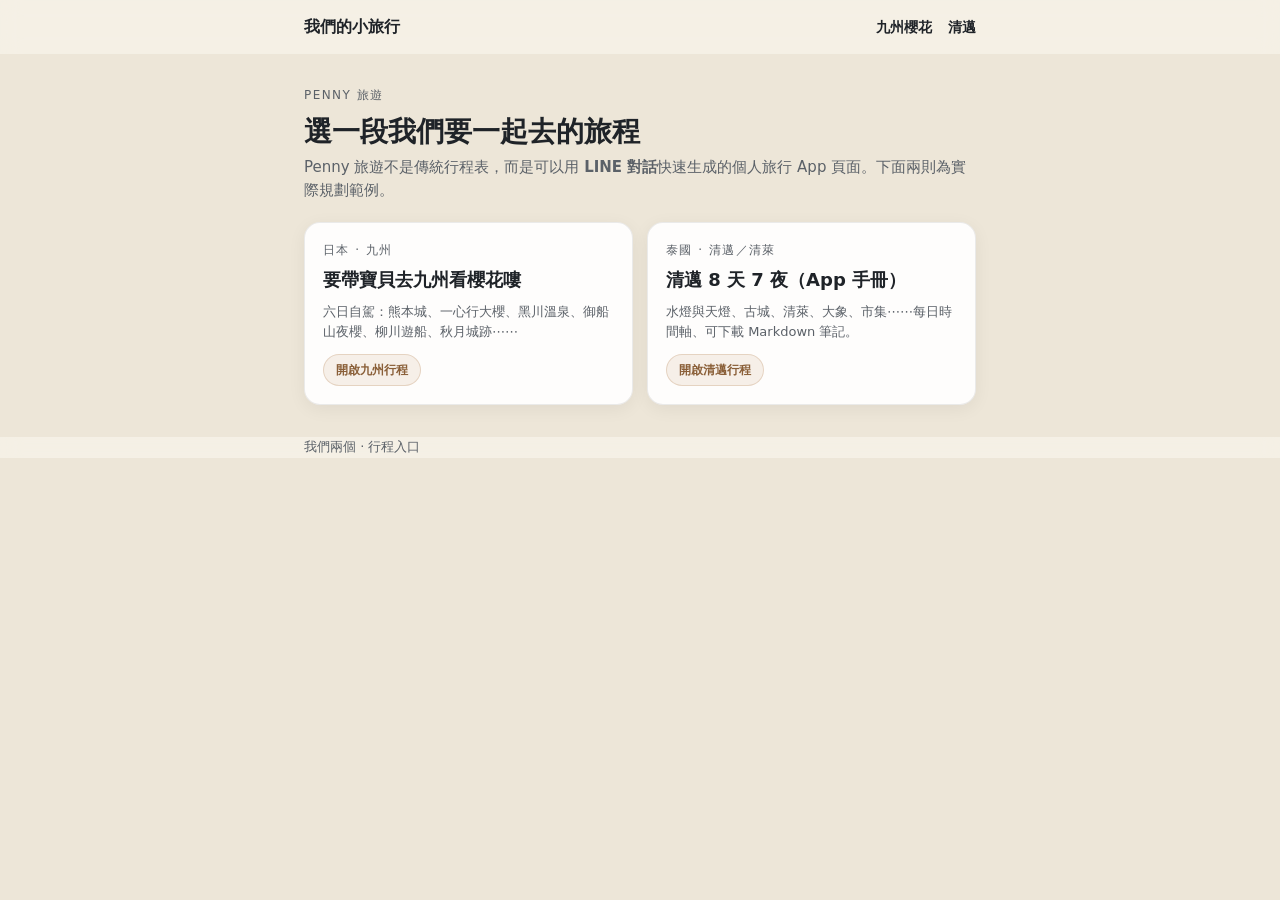
<file: index.html>
<!doctype html>
<html lang="zh-Hant">
<head>
  <meta charset="utf-8" />
  <meta name="viewport" content="width=device-width, initial-scale=1" />
  <title>我們的小旅行｜行程入口</title>
  <meta name="description" content="Penny 旅遊：用 LINE 對話整理成的個人旅行 App 頁面。九州櫻花、清邁水燈天燈行程。" />
  <meta name="robots" content="noindex,nofollow" />
  <link rel="stylesheet" href="assets/css/style.css" />
</head>
<body class="page-travel-hub">
  <header class="site-header">
    <div class="container">
      <nav class="nav" aria-label="主導覽">
        <a class="brand" href="index.html">
          <span>我們的小旅行</span>
        </a>
        <div class="menu">
          <a href="kyushu.html">九州櫻花</a>
          <a href="chiang-mai.html">清邁</a>
        </div>
      </nav>
    </div>
  </header>

  <main>
    <section class="section">
      <div class="container">
        <header style="margin-bottom:20px">
          <p class="kicker">Penny 旅遊</p>
          <h1 style="margin-bottom:8px">選一段我們要一起去的旅程</h1>
          <p class="article-lead" style="margin:0 0 12px; font-size:15px; line-height:1.55; color:var(--muted)">Penny 旅遊不是傳統行程表，而是可以用 <strong>LINE 對話</strong>快速生成的個人旅行 App 頁面。下面兩則為實際規劃範例。</p>
        </header>

        <div class="grid-2" style="gap:14px">
          <a class="card" href="kyushu.html" style="text-decoration:none; color:inherit; display:block">
            <p class="kicker" style="margin-bottom:6px">日本 · 九州</p>
            <h2 style="margin:0 0 8px; font-size:18px">要帶寶貝去九州看櫻花嘍</h2>
            <p class="small" style="margin:0 0 12px; line-height:1.55">六日自駕：熊本城、一心行大櫻、黑川溫泉、御船山夜櫻、柳川遊船、秋月城跡⋯⋯</p>
            <span class="card-link">開啟九州行程</span>
          </a>
          <a class="card" href="chiang-mai.html" style="text-decoration:none; color:inherit; display:block">
            <p class="kicker" style="margin-bottom:6px">泰國 · 清邁／清萊</p>
            <h2 style="margin:0 0 8px; font-size:18px">清邁 8 天 7 夜（App 手冊）</h2>
            <p class="small" style="margin:0 0 12px; line-height:1.55">水燈與天燈、古城、清萊、大象、市集⋯⋯每日時間軸、可下載 Markdown 筆記。</p>
            <span class="card-link">開啟清邁行程</span>
          </a>
        </div>
      </div>
    </section>
  </main>

  <footer class="site-footer">
    <div class="container">
      <p class="small" style="margin:0">我們兩個 · 行程入口</p>
    </div>
  </footer>
</body>
</html>
</file>
<file: assets/css/style.css>
:root{
   --bg:#f6f1e7; --surface:#fff; --text:#1f2328; --muted:#5b6168;
   --wood:#b8895b; --wood-dark:#8a5f38; --line:rgba(0,0,0,.08);
   --shadow:0 10px 30px rgba(0,0,0,.10); --r:18px; --r2:14px; --container:1120px;
   --focus: 0 0 0 3px rgba(184,137,91,.35);
 }
 *{box-sizing:border-box}
 html{scroll-behavior:smooth}
 body{margin:0;font-family:ui-sans-serif, system-ui, -apple-system, "Noto Sans TC", "PingFang TC", "Microsoft JhengHei", Arial;
   color:var(--text); background:var(--bg); line-height:1.6;}
 a{color:inherit}
 .container{width:min(100% - 32px, var(--container)); margin-inline:auto}
 .section{padding:56px 0}
 .section.tight{padding:36px 0}
 .kicker{letter-spacing:.12em;text-transform:uppercase;font-size:12px;color:var(--muted)}
 h1{font-size:clamp(28px,3.4vw,44px); line-height:1.1; margin:0 0 10px}
 h2{font-size:clamp(20px,2.2vw,28px); margin:0 0 10px}
 h3{font-size:18px; margin:0 0 8px}
 p{margin:0 0 12px}
 .small{font-size:13px;color:var(--muted)}
 .hr{height:1px;background:var(--line); margin:18px 0}
 .grid-2{display:grid; grid-template-columns:repeat(2,1fr); gap:16px}
 .grid-3{display:grid; grid-template-columns:repeat(3,1fr); gap:14px}
 @media(max-width:980px){.grid-2,.grid-3{grid-template-columns:1fr}}
 
 .card{background:rgba(255,255,255,.92); border:1px solid var(--line); border-radius:var(--r); box-shadow:var(--shadow); padding:18px}
 .card ul{margin:0; padding-left:18px}
 .card-links{display:flex; flex-wrap:wrap; gap:8px; margin-top:14px}
 .card-link{display:inline-block; padding:6px 12px; border-radius:999px; font-size:12px; font-weight:600; text-decoration:none; background:rgba(184,137,91,.12); border:1px solid rgba(184,137,91,.28); color:var(--wood-dark); transition:background .2s, border-color .2s}
 .card-link:hover{background:rgba(184,137,91,.22); border-color:var(--wood)}

 /* 行程地圖嵌入 */
 .map-embed-wrap{position:relative; width:100%; border-radius:var(--r); overflow:hidden; border:1px solid var(--line); margin:12px 0 16px; background:#e8e4dc}
 .map-embed-wrap::before{content:""; display:block; padding-top:56.25%}
 .map-embed{position:absolute; top:0; left:0; width:100%; height:100%; border:0; min-height:280px}
 .map-legend{list-style:none; margin:0; padding:0; display:flex; flex-wrap:wrap; gap:10px 20px; font-size:14px; color:var(--muted)}
 .map-legend li{margin:0}
 .map-legend a{color:var(--wood-dark); text-decoration:none}
 .map-legend a:hover{text-decoration:underline}
 /* 行程地圖 Leaflet（縮放至標記範圍、滑鼠移過顯示名稱） */
 .trip-map{width:100%; height:360px; min-height:280px; border-radius:var(--r); border:1px solid var(--line); margin:12px 0 16px; background:#e8e4dc; z-index:0; overflow:hidden}
 .trip-map .leaflet-container{height:100% !important; min-height:280px}
 .trip-map-tooltip{font-weight:600; font-size:13px}
 .badge{display:inline-flex; align-items:center; gap:8px; padding:8px 10px; border-radius:999px;
   background:rgba(184,137,91,.16); border:1px solid rgba(184,137,91,.25); color:var(--wood-dark); font-weight:700; font-size:12px}
 
 .btn{display:inline-flex; align-items:center; justify-content:center; gap:10px;
   padding:12px 16px; border-radius:999px; text-decoration:none; font-weight:700; border:1px solid transparent;
   transition:transform .15s ease, box-shadow .15s ease, background .15s ease, border-color .15s ease; will-change:transform}
 .btn:focus{outline:none; box-shadow:var(--focus)}
 .btn.primary{background:var(--wood); color:#1b1208; box-shadow:0 10px 26px rgba(184,137,91,.30)}
 .btn.primary:hover{background:#c79969; transform:translateY(-1px)}
 .btn.ghost{background:transparent; border-color:rgba(0,0,0,.14)}
 .btn.ghost:hover{background:rgba(0,0,0,.04); transform:translateY(-1px)}
 .actions{display:flex; gap:12px; flex-wrap:wrap; align-items:center}
 
 .gallery{display:grid; grid-template-columns:repeat(4,1fr); gap:10px}
 .gallery img{width:100%; height:220px; object-fit:cover; border-radius:var(--r2); border:1px solid var(--line); background:#eee}
 @media(max-width:980px){.gallery{grid-template-columns:repeat(2,1fr)}}
 @media(max-width:520px){
   .gallery{grid-template-columns:1fr; gap:0; margin-inline:calc(-50vw + 50%); width:100vw; max-width:100vw}
   .gallery img{height:50vh; min-height:220px; border-radius:0; border-left:none; border-right:none; filter:brightness(0.88)}
   .section:has(.gallery){overflow-x:clip}
 }
 
 /* Carousel：改為原生水平捲動 + scroll-snap，手機可直接滑動 */
 .gallery--carousel{display:block; position:relative}
 .gallery--carousel .carousel-viewport{overflow-x:auto; overflow-y:hidden; scroll-snap-type:x mandatory; -webkit-overflow-scrolling:touch; scroll-behavior:smooth; border-radius:var(--r2); border:1px solid var(--line); background:#eee}
 .gallery--carousel .carousel-viewport::-webkit-scrollbar{height:6px}
 .gallery--carousel .carousel-viewport::-webkit-scrollbar-thumb{background:rgba(184,137,91,.4); border-radius:3px}
 .gallery--carousel .carousel-track{display:flex; width:max-content; min-height:200px}
 .gallery--carousel .carousel-slide{flex:0 0 100%; min-width:0; scroll-snap-align:start; scroll-snap-stop:always}
 .gallery--carousel .carousel-slide img{width:100%; height:280px; object-fit:cover; display:block; border-radius:0; pointer-events:none; user-select:none}
 @media(min-width:521px){
   .gallery--carousel .carousel-slide{flex:0 0 50%}
   .gallery--carousel .carousel-slide img{height:260px}
 }
 @media(min-width:981px){
   .gallery--carousel .carousel-slide{flex:0 0 25%}
   .gallery--carousel .carousel-slide img{height:220px}
 }
 .gallery--carousel .carousel-nav{display:flex; align-items:center; justify-content:center; gap:12px; margin-top:12px; flex-wrap:wrap}
 .gallery--carousel .carousel-btn{width:44px; height:44px; border-radius:50%; border:1px solid var(--line); background:var(--surface); font-size:20px; line-height:1; cursor:pointer; display:flex; align-items:center; justify-content:center; transition:background .2s, border-color .2s}
 .gallery--carousel .carousel-btn:hover{background:rgba(184,137,91,.12); border-color:var(--wood)}
 .gallery--carousel .carousel-btn:focus{outline:none; box-shadow:var(--focus)}
 .gallery--carousel .carousel-dots{display:flex; gap:8px; align-items:center}
 .gallery--carousel .carousel-dot{width:10px; height:10px; border-radius:50%; border:1px solid var(--line); background:var(--surface); cursor:pointer; transition:background .2s, transform .2s}
 .gallery--carousel .carousel-dot:hover{background:rgba(184,137,91,.25)}
 .gallery--carousel .carousel-dot.active{background:var(--wood); border-color:var(--wood)}
 @media(max-width:768px){
   .gallery--carousel .carousel-btn{width:48px; height:48px; font-size:24px; background:rgba(255,255,255,.95); border-color:var(--wood); color:var(--wood-dark); box-shadow:0 2px 12px rgba(0,0,0,.12)}
   .gallery--carousel .carousel-btn:hover,.gallery--carousel .carousel-btn:focus{background:var(--wood); color:#1b1208}
 }
 
 .hero{position:relative; min-height:70vh; display:grid; align-items:center; overflow:hidden; background:#111; z-index:0}
 .hero .media{position:absolute; inset:0; z-index:-1}
 .hero video,.hero .media img{width:100%; height:100%; object-fit:cover; transform:scale(1.02)}
 .hero .overlay{position:absolute; inset:0;
   background:radial-gradient(80% 60% at 50% 35%, rgba(0,0,0,.10) 0%, rgba(0,0,0,.55) 70%, rgba(0,0,0,.75) 100%),
             linear-gradient(180deg, rgba(0,0,0,.25) 0%, rgba(0,0,0,.70) 100%)}
 .hero .inner{position:relative; z-index:2; color:#fff; padding:72px 0 68px}
 .hero .title{max-width:20ch}
 .hero .subtitle{max-width:72ch; opacity:.92}
 .pills{display:flex; gap:10px; flex-wrap:wrap; margin-top:10px}
 .pill{font-size:12px; padding:8px 10px; border-radius:999px; background:rgba(255,255,255,.10); border:1px solid rgba(255,255,255,.18); backdrop-filter:blur(10px)}
 
 .site-header{position:sticky; top:0; z-index:50; background:rgba(246,241,231,.9); backdrop-filter:blur(10px)}
 .site-footer{background:rgba(246,241,231,.9); backdrop-filter:blur(10px)}
 .nav{display:flex; align-items:center; justify-content:space-between; padding:14px 0}
 .brand{display:flex; align-items:center; gap:10px; text-decoration:none; font-weight:900}
 .brand img{width:61px;height:61px;object-fit:contain}
 .menu{display:flex; gap:16px; align-items:center}
 .menu a{color:var(--text); text-decoration:none; font-weight:700; font-size:14px}
 .menu a:hover{color:var(--wood-dark)}
 .nav-cta{margin-left:8px}
 .mobile-toggle{display:none; border:1px solid var(--line); background:rgba(255,255,255,.7); border-radius:12px; padding:10px}
 .mobile-toggle:focus{outline:none; box-shadow:var(--focus)}
 .dropdown{position:relative}
 .dropdown > button{all:unset; cursor:pointer; font-weight:800; font-size:14px}
 .dropdown > button:hover{color:var(--wood-dark)}
 .dropdown-panel{display:none; position:absolute; top:calc(100% + 10px); left:0; min-width:220px; z-index:60;
   background:rgba(255,255,255,.96); border:1px solid var(--line); border-radius:14px; box-shadow:var(--shadow); padding:10px}
 .dropdown-panel a{display:block; padding:10px 10px; border-radius:10px}
 .dropdown-panel a:hover{background:rgba(184,137,91,.14)}
 .dropdown.open .dropdown-panel{display:block}
 
 @media(max-width:980px){
   .mobile-toggle{display:inline-flex}
   .menu{display:none; position:absolute; left:16px; right:16px; top:64px; flex-direction:column; align-items:stretch;
     background:rgba(255,255,255,.96); border:1px solid var(--line); border-radius:14px; box-shadow:var(--shadow); padding:12px}
   .menu.open{display:grid; grid-template-columns:1fr 1fr; gap:0 16px; align-items:start}
   .menu.open > a:first-child{grid-column:1 / -1; padding:6px 0 10px; margin-bottom:6px; border-bottom:1px solid var(--line)}
   .menu.open .nav-cta{display:none}
   .dropdown-panel{position:static; box-shadow:none; border:none; padding:6px 0 0; background:transparent}
   .dropdown-panel a{padding:6px 0; font-size:13px}
   .menu.open .dropdown .dropdown-panel{display:block}
   /* 主標題放大 + 區塊間橫線 */
   .menu.open .menu-group + .menu-group{border-top:1px solid var(--line); padding-top:12px; margin-top:4px}
   .menu.open .menu-group:nth-child(2){border-top:none; padding-top:0; margin-top:0}
   .menu.open .menu-group-title{font-size:20px; font-weight:800; color:var(--wood-dark)}
   .menu.open .dropdown.menu-group > button{display:block; width:100%; text-align:left; padding:4px 0; font-size:20px; font-weight:800}
   .menu.open a.menu-group.menu-group-title{display:block; padding:4px 0; font-size:20px}
 }
 
 .footer-grid{display:grid; grid-template-columns:2fr 1fr 1.5fr; gap:24px; padding:26px 0}
 .footer-grid a{text-decoration:none; color:var(--muted)}
 .footer-grid a:hover{color:var(--wood-dark)}
 .footer-sitemap h3{margin-bottom:10px}
 .sitemap-list{list-style:none; margin:0; padding:0; font-size:13px; line-height:1.2;
   column-count:2; column-gap:20px; column-fill:balance}
 .sitemap-list li{margin:0 0 0}
 .sitemap-list li a{display:inline-block; padding:1px 0}
 .sitemap-list .sitemap-group{margin-top:6px; margin-bottom:0; font-weight:700; color:var(--wood-dark); font-size:12px; break-after:avoid}
 .sitemap-list .sitemap-group:first-child{margin-top:0}
 @media(max-width:980px){.footer-grid{grid-template-columns:1fr}}
 @media(max-width:420px){.sitemap-list{column-count:1}}
 
 /* ---------- Footer 女神介紹 ---------- */
 .footer-goddess{display:flex; align-items:center; gap:20px; padding:20px 0; flex-wrap:wrap}
 .footer-goddess .goddess-avatar{width:80px; height:80px; border-radius:50%; object-fit:cover; border:3px solid rgba(184,137,91,.35); flex-shrink:0}
 .footer-goddess .goddess-info{flex:1; min-width:200px}
 .footer-goddess .goddess-name{font-weight:800; font-size:18px; margin:0 0 6px; color:var(--wood-dark)}
 .footer-goddess .goddess-desc{font-size:14px; line-height:1.5; color:var(--muted); margin:0 0 10px}
 .footer-goddess .goddess-ig{display:inline-flex; align-items:center; gap:8px; padding:8px 14px; border-radius:999px; font-size:14px; font-weight:700; text-decoration:none; background:linear-gradient(45deg,#f09433,#e6683c,#dc2743,#cc2366,#bc1888); color:#fff; transition:opacity .2s}
 .footer-goddess .goddess-ig:hover{opacity:.9}
 /* ---------- 文章內穿插照片 ---------- */
 .article-photo-inline{margin:28px 0; border-radius:var(--r); overflow:hidden; border:1px solid var(--line); box-shadow:var(--shadow)}
 .article-photo-inline img{width:100%; height:auto; display:block; aspect-ratio:4/3; object-fit:cover}
 .article-photo-inline .caption{font-size:13px; color:var(--muted); padding:10px 14px; background:rgba(255,255,255,.6); text-align:center}
 
 /* ---------- SEO 文章頁：小編／專家分享風格 ---------- */
 .seo-article .section.tight .container{max-width:720px}
 .article-hero{position:relative; border-radius:var(--r); overflow:hidden; margin-bottom:24px; background:#111; aspect-ratio:16/9; min-height:240px}
 .article-hero__media{position:absolute; inset:0; z-index:0}
 .article-hero__media img,.article-hero img{width:100%; height:100%; object-fit:cover; display:block}
 .article-byline{display:flex; flex-wrap:wrap; gap:12px 20px; align-items:center; font-size:13px; color:var(--muted); margin-bottom:20px}
 .article-lead{font-size:17px; line-height:1.65; color:var(--text); margin-bottom:28px; max-width:72ch}
 .article-body .card{margin-bottom:16px}
 .article-body .card:last-child{margin-bottom:0}
 .comparison-table{width:100%; border-collapse:collapse; font-size:14px; margin:16px 0}
 .comparison-table th,.comparison-table td{border:1px solid var(--line); padding:12px 14px; text-align:left}
 .comparison-table th{background:rgba(184,137,91,.12); font-weight:700; color:var(--wood-dark)}
 .comparison-table tr:nth-child(even){background:rgba(255,255,255,.6)}
 .comparison-table tr:hover{background:rgba(184,137,91,.06)}
 .comparison-table td:nth-child(4){white-space:normal; max-width:420px}
 @media(max-width:640px){.comparison-table th,.comparison-table td{padding:10px}; .comparison-table{font-size:13px}}
 .expert-callout{background:linear-gradient(135deg, rgba(184,137,91,.08) 0%, rgba(184,137,91,.04) 100%); border:1px solid rgba(184,137,91,.22); border-radius:var(--r); padding:18px 20px; margin:20px 0}
 .expert-callout .label{font-size:11px; letter-spacing:.1em; text-transform:uppercase; color:var(--wood-dark); font-weight:700; margin-bottom:6px}
 .expert-callout p{margin:0; font-size:14px; line-height:1.6; color:var(--text)}
 .seo-article h2{margin-top:32px; margin-bottom:14px; padding-bottom:8px; border-bottom:2px solid var(--line)}
 .seo-article h2:first-of-type{margin-top:0}
 
 /* 分享資訊 SEO 文章：改為一般段落呈現，不用底色圖框 */
 .seo-article .article-body .card{background:transparent; border:none; border-radius:0; box-shadow:none; padding:0; margin-bottom:1em}
 .seo-article .article-body .card:last-child{margin-bottom:0}
 .seo-article .article-body .grid-2{display:block}
 .seo-article .article-body .grid-2 .card{margin-bottom:1em}
 .seo-article .article-body .expert-callout{background:transparent; border:none; border-radius:0; padding:0; margin:1em 0}
 .seo-article .article-body .expert-callout .label{color:var(--muted); font-size:13px}
 .seo-article .article-body .comparison-table th,.seo-article .article-body .comparison-table td{border-color:var(--line)}
 .seo-article .article-body .comparison-table th{background:transparent; font-weight:700}
 .seo-article .article-body .comparison-table tr:nth-child(even){background:transparent}
 .seo-article .article-body .comparison-table tr:hover{background:transparent}
 
 /* ---------- 全站 CTA：浮動按鈕 + 手機底部 bar ---------- */
 .cta-global{pointer-events:none; position:fixed; inset:0; z-index:40}
 .cta-global > *{pointer-events:auto}
 .cta-fab{position:absolute; right:20px; bottom:24px; padding:14px 20px; font-size:15px; box-shadow:0 6px 24px rgba(184,137,91,.35)}
 .cta-fab:focus{outline:none; box-shadow:var(--focus)}
 @media(max-width:768px){.cta-fab{display:none}}
 .cta-mobile-bar{display:none; position:fixed; left:0; right:0; bottom:0; z-index:45;
   flex-direction:row; align-items:stretch; gap:0;
   background:rgba(255,255,255,.96); backdrop-filter:blur(12px); border-top:1px solid var(--line);
   padding:12px 16px; padding-bottom:max(12px, env(safe-area-inset-bottom));
   box-shadow:0 -4px 20px rgba(0,0,0,.08)}
 @media(max-width:768px){.cta-mobile-bar{display:flex}}
 .cta-mobile-btn{flex:1; display:flex; align-items:center; justify-content:center;
   padding:14px 16px; border-radius:999px; font-weight:700; font-size:15px; text-decoration:none;
   transition:background .2s, transform .15s}
 .cta-mobile-btn:focus{outline:none; box-shadow:var(--focus)}
 .cta-mobile-line{background:var(--wood); color:#1b1208; border:1px solid transparent}
 .cta-mobile-line:hover{background:#c79969; color:#1b1208}
 .cta-mobile-tel{background:transparent; border:1px solid var(--line); color:var(--text)}
 .cta-mobile-tel:hover{background:rgba(0,0,0,.04)}
 @media(max-width:768px){body{padding-bottom:80px}}
 
 /* 預約頁主 CTA 按鈕（最醒目） */
 .btn-cta-hero{padding:16px 24px; font-size:17px; box-shadow:0 10px 32px rgba(184,137,91,.4)}
 .btn-cta-hero:hover{transform:translateY(-2px); box-shadow:0 12px 36px rgba(184,137,91,.45)}
 
 /* 首頁服務輪播（service-slider） */
 .service-slider-section{background:#efeee2; padding:48px 0 64px}
 .service-slider{width:min(100%, 760px); margin:0 auto; overflow:hidden}
 .service-track{display:flex; transition:transform .45s ease; will-change:transform}
 .service-slide{min-width:100%; box-sizing:border-box}
 .service-card{background:#e7d5b8; overflow:hidden}
 .service-copy{padding:42px 32px 28px}
 .service-copy h2{margin:0 0 18px; font-family:"Times New Roman","Noto Serif TC",serif; font-size:clamp(2.2rem, 5vw, 4rem); line-height:1.05; font-weight:500; color:#111}
 .service-copy p{margin:0; font-size:clamp(1.05rem, 2vw, 1.35rem); line-height:1.7; color:#111; letter-spacing:.01em}
 .service-image-wrap{width:100%; aspect-ratio:4/3; background:#ddd}
 .service-image-wrap img{width:100%; height:100%; display:block; object-fit:cover}
 .service-slider-controls{display:flex; align-items:center; justify-content:space-between; gap:16px; padding:24px 12px 0}
 .slider-btn{width:92px; height:56px; border:2px solid #111; border-radius:999px; background:transparent; color:#111; display:inline-flex; align-items:center; justify-content:center; cursor:pointer; transition:all .2s ease}
 .slider-btn span{font-size:2rem; line-height:1}
 .slider-btn:hover{background:#111; color:#fff}
 .slider-counter{font-size:1.8rem; color:#111; display:flex; align-items:center; gap:14px; letter-spacing:.04em}
 .slider-counter .divider{opacity:.8}
 @media(max-width:768px){
   .service-slider-section{padding:28px 0 44px}
   .service-copy{padding:28px 20px 22px}
   .service-copy h2{font-size:2.7rem; margin-bottom:14px}
   .service-copy p{font-size:1.05rem; line-height:1.65}
   .service-image-wrap{aspect-ratio:4/3.2}
   .service-slider-controls{padding:18px 10px 0}
   .slider-btn{width:76px; height:48px}
   .slider-btn span{font-size:1.7rem}
   .slider-counter{font-size:1.45rem; gap:10px}
 }

 /* ---------- 精選景點・旅行社風格卡片 ---------- */
 .section--spots{background:linear-gradient(180deg, rgba(239,238,226,.5) 0%, var(--bg) 100%)}
 .seo-article .section--spots .container{max-width:var(--container)}
 .spots-intro{text-align:center; margin:0 0 32px; max-width:56ch; margin-inline:auto; color:var(--muted); font-size:15px}
 .visually-hidden{position:absolute; width:1px; height:1px; padding:0; margin:-1px; overflow:hidden; clip:rect(0,0,0,0); white-space:nowrap; border:0}
 /* 清邁首頁：Hero 與專用區塊 */
 .cm-hero{max-width:40rem; margin:0 auto 12px; text-align:center; padding:4px 0 8px}
 .cm-hero h1{margin-bottom:4px; letter-spacing:.02em}
 .cm-hero__subtitle{
   font-size:clamp(16px,1.85vw,20px); color:var(--text); line-height:1.45; margin:0 0 8px; font-weight:600;
   max-width:36rem; margin-left:auto; margin-right:auto
 }
 .cm-hero__date{
   font-size:15px; color:var(--wood-dark); font-weight:700; margin:0 0 18px; letter-spacing:.02em;
   line-height:1.4
 }
 .cm-hero__badges{
   list-style:none; margin:0 auto 20px; padding:0; display:flex; flex-wrap:wrap; justify-content:center; gap:8px; max-width:38rem
 }
 .cm-hero__badges li{
   font-size:13px; padding:6px 14px; border-radius:999px; line-height:1.35;
   background:rgba(184,137,91,.1); border:1px solid rgba(184,137,91,.22); color:var(--wood-dark); font-weight:600
 }
 .cm-hero__intro{
   text-align:left; max-width:44rem; margin:0 auto 14px; font-size:15px; line-height:1.8; color:var(--text)
 }
 .cm-hero__disclaimer{max-width:44rem; margin:0 auto; font-size:12px; line-height:1.7; color:var(--muted)}
 .cm-section-lead{max-width:50ch; line-height:1.75; margin:0 0 14px}
 .cm-map-lead{max-width:50ch; line-height:1.75; margin:0 0 8px; color:var(--muted)}

 .cm-checklist{padding:16px 18px 20px; display:flex; flex-direction:column; gap:0; line-height:1.65; font-size:14px}
 .cm-checklist__block h4{
   font-size:14px; font-weight:800; color:var(--wood-dark); margin:16px 0 8px; letter-spacing:.02em
 }
 .cm-checklist__block:first-child h4{margin-top:0}
 .cm-checklist__block + .cm-checklist__block{
   border-top:1px dashed rgba(184,137,91,.25); margin-top:4px; padding-top:4px
 }
 .cm-checklist__block ul{margin:0; padding-left:1.2em}
 .cm-checklist__block li{margin:0 0 6px}

 .cm-summary-desktop{display:none; margin-top:4px}
 .cm-summary-mobile{margin-top:4px}
 @media (min-width: 769px){
   .cm-summary-desktop{display:block}
   .cm-summary-mobile{display:none}
 }
 .cm-trip-table-scroller{padding:0; overflow-x:auto; -webkit-overflow-scrolling:touch}
 .cm-trip-table{
   width:100%; min-width:720px; border-collapse:collapse; font-size:13px; line-height:1.5;
   background:rgba(255,255,255,.85)
 }
 .cm-trip-table th,
 .cm-trip-table td{
   padding:10px 12px; text-align:left; vertical-align:top; border-bottom:1px solid var(--line)
 }
 .cm-trip-table thead th{
   background:rgba(184,137,91,.1); color:var(--wood-dark); font-weight:800; font-size:12px; letter-spacing:.04em; white-space:nowrap
 }
 .cm-trip-table tbody tr:last-child td{border-bottom:0}
 .cm-trip-table tbody tr:hover td{background:rgba(250,248,242,.6)}
 .cm-trip-table a{color:var(--wood-dark); font-weight:700; text-decoration:none; border-bottom:1px solid rgba(184,137,91,.35)}
 .cm-trip-table a:hover{color:var(--text); border-bottom-color:var(--wood)}

 .trip-summary-grid--stack{grid-template-columns:1fr; gap:12px; margin:0; padding:0}
 .trip-summary-day--full{padding:16px; gap:4px; align-items:stretch}
 .trip-summary-day__line{
   margin:0; font-size:13px; line-height:1.5; color:var(--text)
 }
 .trip-summary-day__k{
   color:var(--muted); font-size:11px; font-weight:800; letter-spacing:.05em; text-transform:uppercase; margin-right:6px
 }
 .trip-summary-day--full .trip-summary-day__date{
   margin-top:6px; font-size:12px; font-weight:800; color:var(--wood); letter-spacing:.02em
 }
 .trip-summary-day--full .trip-summary-day__link{margin-top:8px}

 .map-legend-grouped .map-legend-group__title{
   font-size:14px; font-weight:800; color:var(--wood-dark); margin:18px 0 8px; letter-spacing:.02em
 }
 .map-legend-grouped .map-legend-group__title:first-child{margin-top:4px}
 .map-legend-grouped .map-legend{gap:8px 16px; margin-bottom:0}

 .cm-how-wrap h2{margin-bottom:16px; text-align:center}
 .cm-how-wrap--in-flow{
   margin:28px 0 20px; padding:22px 0 4px; border-top:1px solid rgba(184,137,91,.2)
 }
 .cm-how-wrap--in-flow h2{margin-bottom:16px; text-align:left; font-size:clamp(20px,2.2vw,28px)}
 .cm-how-wrap--in-flow .cm-how-grid{max-width:900px; margin:0}
 .cm-how-wrap .container{max-width:900px}
 .cm-how-grid{
   display:grid; grid-template-columns:repeat(3, 1fr); gap:16px; margin:0; padding:0; align-items:stretch
 }
 @media (max-width: 768px){
   .cm-how-grid{grid-template-columns:1fr; gap:12px}
 }
 .cm-how-card{
   background:rgba(255,255,255,.9); border:1px solid var(--line); border-radius:var(--r2); padding:16px 16px 18px;
   box-shadow:0 2px 12px rgba(0,0,0,.04); min-height:100%
 }
 .cm-how-card h3{font-size:15px; font-weight:800; color:var(--wood-dark); margin:0 0 8px; line-height:1.3}
 .cm-how-card p{margin:0; font-size:14px; line-height:1.7; color:var(--text); opacity:.95}
 .itinerary-spine-line{
   margin:0; color:var(--muted); font-size:12px; line-height:1.45;
 }
 .itinerary-timeline{list-style:none; margin:0; padding:0; position:relative}
 .itinerary-timeline > li{position:relative; padding:0 0 20px 22px; margin:0}
 .itinerary-timeline > li:last-child{padding-bottom:0}
 .itinerary-timeline > li::before{
   content:""; position:absolute; left:0; top:6px; width:12px; height:12px; border-radius:50%;
   background:var(--wood); border:2px solid #faf8f3; box-shadow:0 0 0 1px rgba(184,137,91,.45); z-index:1;
 }
 .itinerary-timeline > li:not(:last-child)::after{
   content:""; position:absolute; left:5px; top:20px; bottom:0; width:2px; border-radius:1px;
   background:linear-gradient(180deg, rgba(184,137,91,.5), rgba(184,137,91,.1));
 }
 .itinerary-spine-card{
   display:flex; flex-direction:column; gap:8px; padding:14px 14px 16px; border-radius:var(--r2);
   background:linear-gradient(160deg, rgba(255,252,245,.95) 0%, rgba(245,235,220,.5) 100%);
   border:1px solid rgba(184,137,91,.2); box-shadow:0 4px 16px rgba(0,0,0,.04);
   font-size:13px; line-height:1.55; color:var(--text);
 }
 .itinerary-spine-label{
   display:inline-block; align-self:start; font-size:10px; font-weight:800; letter-spacing:.1em; text-transform:uppercase; color:var(--wood-dark);
   background:rgba(184,137,91,.12); border:1px solid rgba(184,137,91,.2); border-radius:999px; padding:3px 10px; margin:0;
 }
 .itinerary-spine-title{font-size:15px; font-weight:800; margin:0; line-height:1.3; color:var(--text)}
 .itinerary-spine-date{font-size:12px; font-weight:700; color:var(--wood-dark); margin:0}
 .itinerary-spine-body{margin:0; color:var(--muted); font-size:13px}
 .itinerary-spine-tip{
   margin:0; font-size:12px; color:var(--wood); font-weight:600; line-height:1.45;
   padding:8px 10px; border-radius:10px; background:rgba(184,137,91,.1); border:1px dashed rgba(184,137,91,.2);
 }
 .itinerary-spine-card a{color:var(--wood-dark); font-weight:600; text-decoration:underline; text-underline-offset:2px}
 .itinerary-spine-card a:hover{color:var(--text)}
 .day-card-grid{
   display:grid; grid-template-columns:repeat(2,1fr); gap:16px; align-items:stretch;
 }
 @media (max-width: 768px){
   .day-card-grid{grid-template-columns:1fr; gap:14px}
 }
 .day-card{
   display:flex; flex-direction:column; background:var(--surface);
   border-radius:var(--r); border:1px solid var(--line); box-shadow:var(--shadow);
   overflow:hidden; transition:box-shadow .2s; min-width:0;
 }
 .day-card:hover{box-shadow:0 12px 32px rgba(0,0,0,.1)}
 .day-card__row{
   display:flex; flex-wrap:wrap; align-items:center; gap:6px 10px; margin:0 0 8px;
   font-size:12px; color:var(--wood-dark);
 }
 .day-pill{
   display:inline-block; font-weight:800; font-size:12px; color:#2b1f12;
   background:rgba(184,137,91,.2); border-radius:6px; padding:2px 8px; margin:0;
 }
 .lodge-pill{
   display:inline-block; font-size:11px; font-weight:600; color:var(--wood-dark);
   background:rgba(184,137,91,.1); border:1px solid rgba(184,137,91,.2); border-radius:999px; padding:2px 10px; margin:0; line-height:1.3;
 }
 .day-card__date{font-size:12px; color:var(--muted); font-weight:600; margin:0}
 .day-card__head{
   display:flex; gap:12px; align-items:flex-start; padding:14px 14px 0;
 }
 .day-card__thumb{
   flex:0 0 100px; width:100px; height:76px; border-radius:10px; overflow:hidden; background:#e8e4dc; border:1px solid var(--line);
 }
 .day-card__thumb img{width:100%; height:100%; object-fit:cover; display:block}
 @media (max-width: 520px){
   .day-card__head{flex-direction:row}
   .day-card__thumb{flex:0 0 80px; width:80px; height:60px}
 }
 .day-card__body{flex:1; min-width:0; padding:0 14px 0 0}
 .day-card__body .day-card__row{padding-right:0}
 .day-card__title-wrap{
   display:flex; flex-wrap:wrap; align-items:flex-start; justify-content:space-between; gap:8px 12px; margin:0 0 8px
 }
 .day-card__title{
   font-size:clamp(15px,1.4vw,18px); margin:0; line-height:1.25; font-weight:800; color:var(--text);
   flex:1 1 12rem; min-width:0
 }
 .day-intensity{
   flex:0 0 auto; display:inline-block; font-size:11px; font-weight:700; line-height:1.3; letter-spacing:.02em;
   color:var(--wood-dark); background:rgba(184,137,91,.1); border:1px solid rgba(184,137,91,.3); border-radius:999px; padding:4px 10px
 }
 .day-card__desc{margin:0; font-size:13px; line-height:1.6; color:var(--text); opacity:.92}
 .day-card__foot{
   display:flex; flex-wrap:wrap; gap:8px; align-items:center; margin-top:auto; padding:12px 14px 14px; border-top:1px solid var(--line);
   background:rgba(250,248,242,.5);
 }
 .day-card__foot a{
   display:inline-flex; align-items:center; gap:6px; padding:7px 12px; border-radius:999px; font-size:12px; font-weight:600; text-decoration:none;
   background:rgba(184,137,91,.12); border:1px solid rgba(184,137,91,.28); color:var(--wood-dark); transition:background .2s, border-color .2s
 }
 .day-card__foot a:hover{background:rgba(184,137,91,.2); border-color:var(--wood)}
 .day-card__foot a[download]{padding-right:10px}
 .day-card__foot a[download]::after{content:"↓"; font-size:12px; opacity:1; margin-left:2px}
 .day-card__foot a:not([download])::after{content:"→"; font-weight:700; font-size:11px; opacity:.85; margin-left:2px}
 .trip-summary-grid{
   display:grid; grid-template-columns:repeat(auto-fill, minmax(200px, 1fr)); gap:12px; margin:0; padding:0;
 }
 .trip-summary-day{
   margin:0; padding:14px; border-radius:var(--r2); border:1px solid var(--line);
   background:linear-gradient(180deg, rgba(255,255,255,.98), rgba(248,244,236,.4)); box-shadow:0 2px 12px rgba(0,0,0,.05);
   display:flex; flex-direction:column; gap:6px; min-height:100%;
   transition:box-shadow .2s, border-color .2s
 }
 .trip-summary-day:hover{box-shadow:0 6px 20px rgba(0,0,0,.08); border-color:rgba(184,137,91,.3)}
 .trip-summary-day__num{margin:0; font-size:12px; font-weight:800; color:var(--wood); letter-spacing:.04em}
 .trip-summary-day__date{margin:0; font-size:11px; color:var(--muted); font-weight:600}
 .trip-summary-day__theme{margin:0; font-size:13px; line-height:1.45; color:var(--text); flex:1}
 .trip-summary-day__link{margin-top:4px; font-size:12px; font-weight:700; color:var(--wood-dark); text-decoration:none; border-bottom:1px solid rgba(184,137,91,.4); align-self:start}
 .trip-summary-day__link:hover{border-bottom-color:var(--wood); color:var(--text)}
 .spot-cards{display:flex; flex-direction:column; gap:28px}
 .spot-card{display:grid; grid-template-columns:min(380px, 42%) 1fr; gap:0; align-items:stretch; background:var(--surface); border-radius:var(--r); box-shadow:var(--shadow); border:1px solid var(--line); overflow:hidden; transition:box-shadow .2s}
 .spot-card:hover{box-shadow:0 14px 40px rgba(0,0,0,.12)}
 .spot-card__img{aspect-ratio:4/3; min-height:200px; overflow:hidden; background:#eee}
 .spot-card__img img{width:100%; height:100%; object-fit:cover; display:block}
 .spot-card__body{padding:22px 26px 26px; display:flex; flex-direction:column; justify-content:space-between}
 .spot-card__title{font-size:clamp(18px,2vw,22px); margin:0 0 10px; line-height:1.2}
 .spot-card__meta{font-size:12px; color:var(--wood-dark); margin-bottom:12px}
 .spot-card__desc{margin:0 0 16px; font-size:14px; line-height:1.65; color:var(--text)}
 .spot-card__links{display:flex; flex-wrap:wrap; gap:8px; align-items:center}
 .spot-card__links a{display:inline-flex; align-items:center; gap:6px; padding:8px 14px; border-radius:999px; font-size:13px; font-weight:600; text-decoration:none; background:rgba(184,137,91,.12); border:1px solid rgba(184,137,91,.28); color:var(--wood-dark); transition:background .2s, border-color .2s}
 .spot-card__links a:hover{background:rgba(184,137,91,.22); border-color:var(--wood)}
 .spot-card__links a::after{content:"→"; font-weight:700}
 @media(max-width:880px){
   .spot-card{grid-template-columns:1fr}
   .spot-card__img{aspect-ratio:16/9; min-height:220px}
   .spot-card__body{padding:18px 20px 20px}
 }

 /* Markdown 文章（chiang-mai-day 動態載入） */
 .md-article{max-width:720px; margin:0 auto}
 .md-article h1{font-size:clamp(24px,3vw,34px); margin:0 0 12px; line-height:1.2}
 .md-article h2{font-size:clamp(18px,2vw,22px); margin:1.4em 0 10px; padding-bottom:6px; border-bottom:1px solid var(--line)}
 .md-article p,.md-article li{font-size:16px; line-height:1.7}
 .md-article ul{padding-left:1.2em}
 .md-article img{max-width:100%; height:auto; border-radius:var(--r2); border:1px solid var(--line); display:block; margin:16px 0}
 .md-article .meta-line{font-size:14px; color:var(--muted); margin-bottom:1.2em}
 /* Markdown 內可收合區塊：details + summary */
 .md-article details.md-fold, .md-article details.chiang-fold {
   margin:1em 0; padding:0; border:1px solid var(--line); border-radius:var(--r2); background:rgba(255,255,255,.7); overflow:hidden;
 }
 .md-article details.md-fold summary, .md-article details.chiang-fold summary {
   cursor:pointer; list-style:none; padding:12px 14px; font-size:15px; font-weight:700; color:var(--wood-dark);
   background:rgba(184,137,91,.1); -webkit-tap-highlight-color:transparent; user-select:none;
 }
 .md-article details.md-fold summary::-webkit-details-marker, .md-article details.chiang-fold summary::-webkit-details-marker { display:none }
 .md-article details.md-fold summary::before, .md-article details.chiang-fold summary::before { content: '▶ '; font-size:12px; opacity:0.7; margin-right:2px; display:inline-block; transition: transform .2s; }
 .md-article details.md-fold[open] summary::before, .md-article details.chiang-fold[open] summary::before { transform: rotate(90deg) }
 .md-article .md-fold__body, .md-article details > .md-fold__body { padding:12px 14px 16px; border-top:1px solid var(--line) }
 .md-article details.md-fold img, .md-article details.chiang-fold img { margin:10px 0 0; max-width:100% }
 .day-nav-bar{display:flex; flex-wrap:wrap; gap:10px; align-items:center; justify-content:space-between; margin:24px 0 0; padding-top:20px; border-top:1px solid var(--line); font-size:14px}
 .day-nav-bar a{color:var(--wood-dark); font-weight:700; text-decoration:none}
 .day-nav-bar a:hover{text-decoration:underline}

 /* 旅遊 App 共用：入口與單日筆記 */
 body.page-travel-hub{
   background:#ede6d8;
 }
 body.page-travel-hub .section{padding:32px 0}
 body.page-travel-hub .container{max-width:42rem}
 body.page-travel-hub .card{
   border-radius:16px;
   box-shadow:0 4px 18px rgba(0,0,0,.06);
   font-size:14px;
   line-height:1.55;
 }
 body.page-travel-hub h1{font-size:clamp(22px,4vw,28px)}
 body.page-travel-day{background:#ede6d8}
 body.page-travel-day .section.tight{padding:20px 0 72px}
 body.page-travel-day .container{max-width:34rem}
 body.page-travel-day .md-article{
   max-width:100%;
   margin:0 auto;
   background:#fff9f0;
   border:1px solid rgba(0,0,0,.08);
   border-radius:16px;
   padding:16px 18px 22px;
   box-shadow:0 4px 14px rgba(0,0,0,.05);
 }
 body.page-travel-day .md-article h1{font-size:22px}
 body.page-travel-day .md-article p,
 body.page-travel-day .md-article li{font-size:14px; line-height:1.65}
 body.page-travel-day .day-nav-bar{font-size:13px; margin-top:18px; padding-top:16px}
 body.page-kyushu .article-hero h1{font-size:clamp(22px,3.2vw,32px); margin-bottom:8px}
 body.page-kyushu .article-lead{font-size:15px; line-height:1.6; max-width:40em}
 body.page-kyushu .section.tight .container{max-width:46rem}
 @media (max-width: 599px) {
   body.page-travel-day .md-article {
     margin: 0 6px;
     padding: 14px 14px 18px;
     border-radius: 18px;
     box-shadow: 0 6px 22px rgba(40, 35, 28, 0.08);
   }
   body.page-travel-hub .container,
   body.page-travel-day .container {
     padding-left: 12px;
     padding-right: 12px;
   }
 }
</file>
